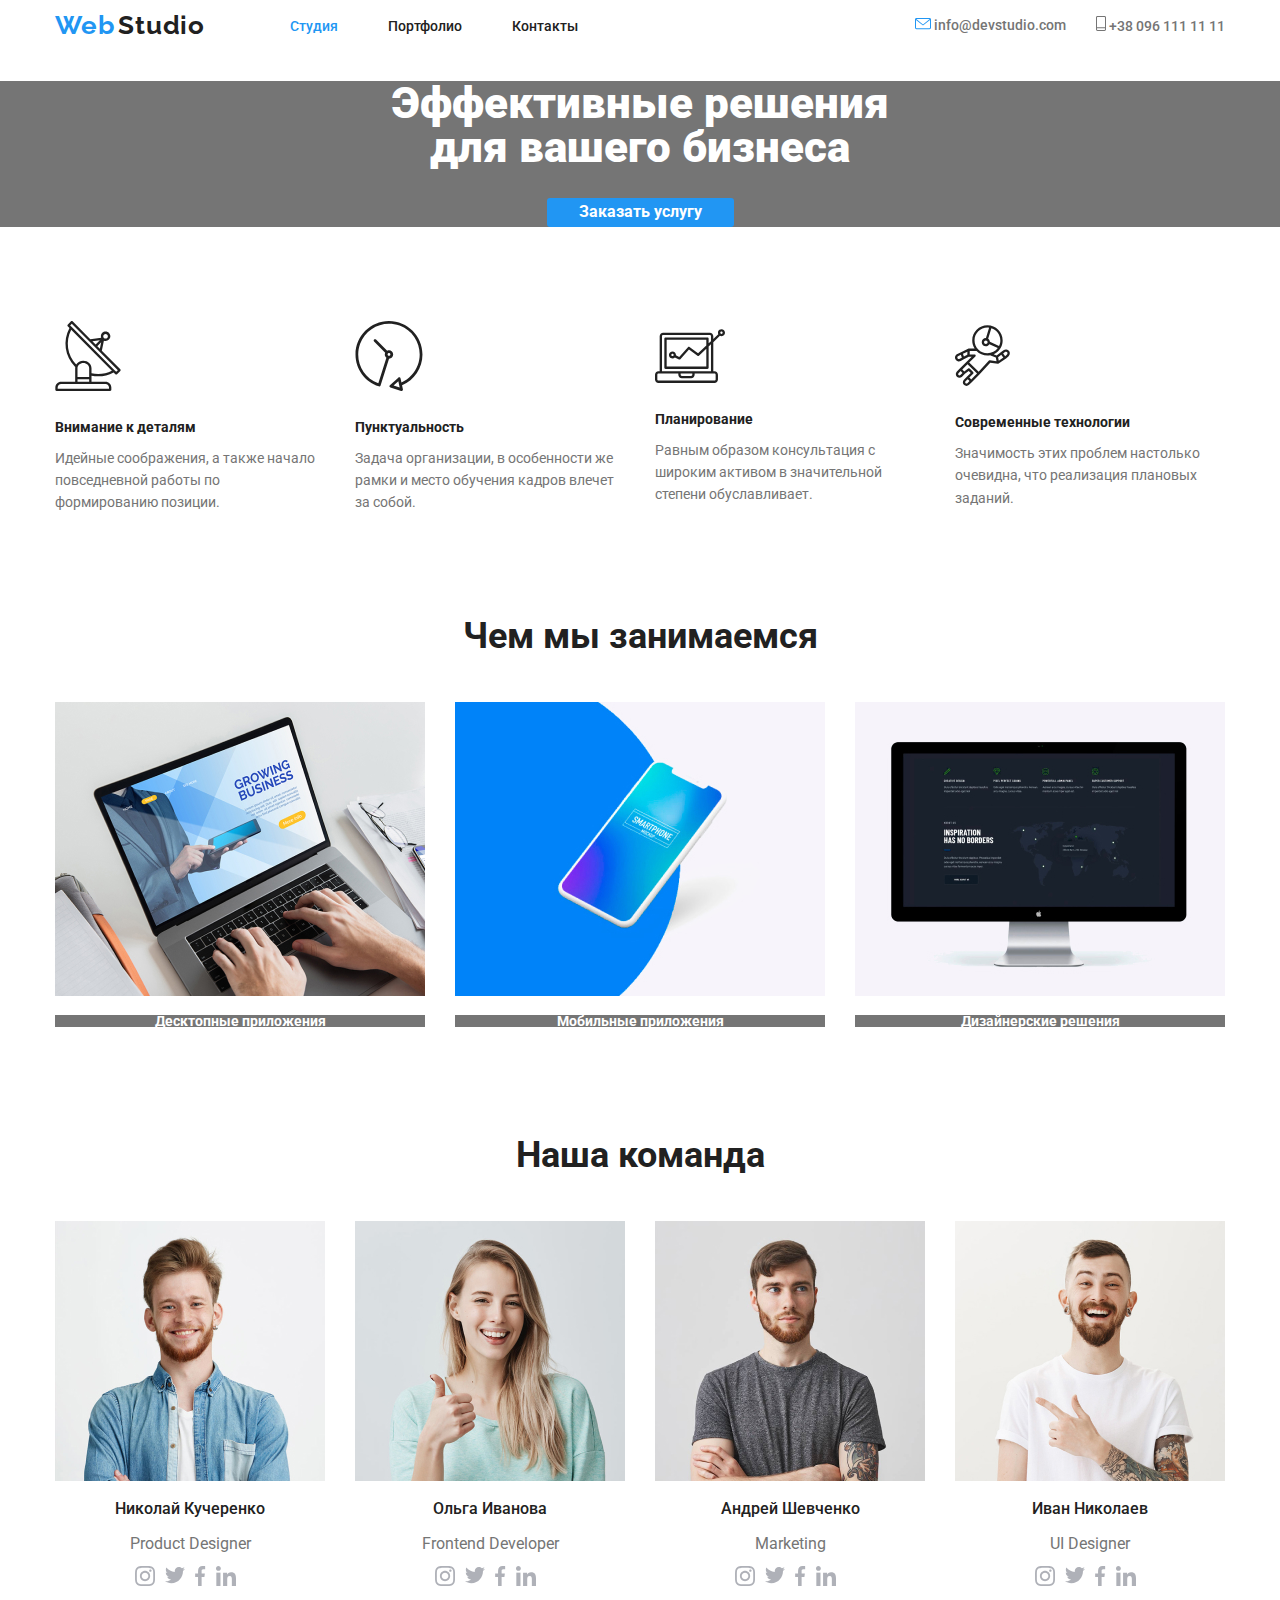
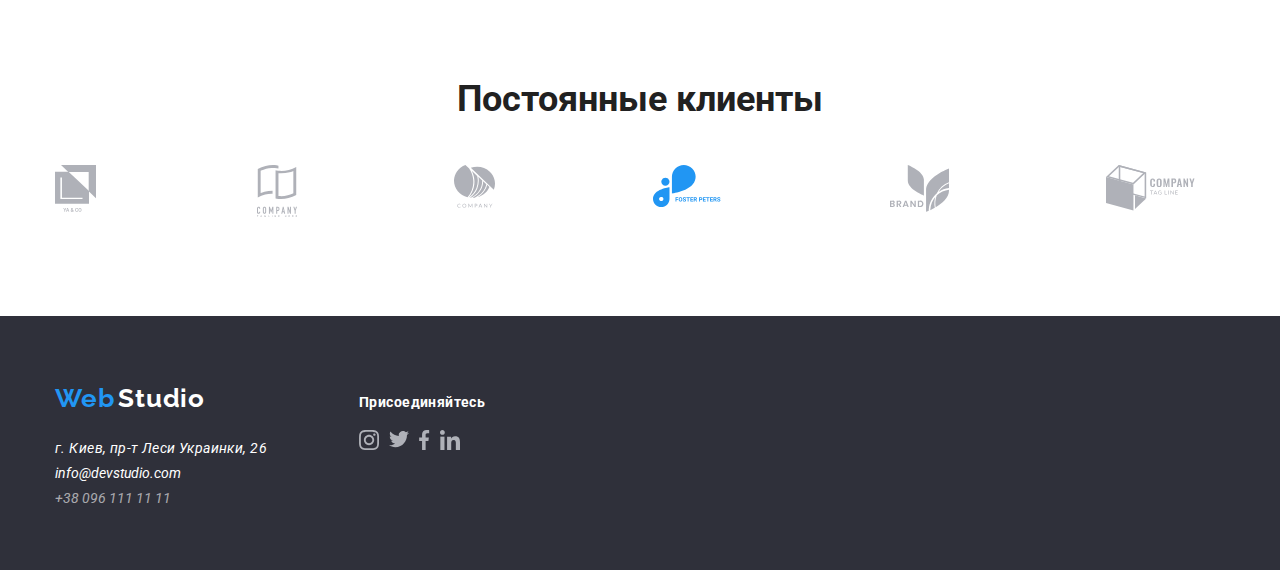
<file: index.html>
<!DOCTYPE html>
<html lang="ru">
<head>
    <meta charset="UTF-8">
    <meta name="viewport" content="width=device-width, initial-scale=1.0">
    <title>Web Studio</title>
    <link href="https://fonts.googleapis.com/css2?family=Raleway:wght@700&family=Roboto:wght@400;500;700;900&display=swap" rel="stylesheet">
    <link rel="stylesheet" href="./css/normalize.css">
    <link rel="stylesheet" href="./css/style.css">


</head>
<body>
    <!--Шапка-->
  <header class="header-page">
      <div class="conteiner">
         <nav class="main-nav">
            <a class="logo" href="./index.html"><span class="logo-web"> Web</span> <span class="logo-studio">Studio</span></a>
               <ul class="site-nav">
                   <li class="item"><a href="./index.html" class="link current">Студия</a></li>
                   <li class="item"><a href="./portfolio.html">Портфолио</a></li>
                   <li class="item"><a href="">Контакты</a></li>
               </ul>

                <ul class=" contacts-nav">
                   <li class="item"><a class="contacts-nav-meil" href="mailto:info@devstudio.com"><img src="./img/envelope.svg" alt="logo"> info@devstudio.com</a></li>
                   <li class="item"><a class="contacts-nav-tel" href="tel:+380961111111"><img src="./img/Vector.svg" alt="logo"> +38 096 111 11 11</a></li>
               </ul>
         </nav>
     </div>
   </header> 

   <!--Герой-->

   <div class="hero">
       <section class="hero-section">
           <h1 class="hero-section-title">Эффективные решения <br> для вашего бизнеса</h1>
           <a class="hero-section-button" href="">Заказать услугу</a>

       </section>
   </div>

   <section class="advantages-section">
       <div class="conteiner">
         <ul class="advantages-section-list list">
           <li class="advantages-list">
               <img class="img" src="./img/antena.svg" alt="antena">
               <h3 class="advantages-title">Внимание к деталям</h3>
               <p class="advantages-description">Идейные соображения, а также начало повседневной работы по формированию позиции.</p>
        
            </li>
           <li class="advantages-list">
               <img class="img" src="./img/clock.svg" alt="clock">
               <h3 class="advantages-title">Пунктуальность</h3>
               <p class="advantages-description">Задача организации, в особенности же рамки и место обучения кадров влечет за собой.</p>
           </li>
           <li class="advantages-list">
               <img class="img" src="./img/diagram.svg" alt="diagram">
               <h3 class="advantages-title">Планирование</h3>
               <p class="advantages-description">Равным образом консультация с широким активом в значительной степени обуславливает.</p>
           </li>
           <li class="advantages-list">
               <img class="img" src="./img/astronaut.svg" alt="astronaut">
               <h3 class="advantages-title">Современные технологии</h3>
               <p class="advantages-description">Значимость этих проблем настолько очевидна, что реализация плановых заданий.</p>
           </li>
         </ul>
     </div>
   </section>
   <!---Чем мы занимаемся-->
   <section class="work-section">
       <div class="conteiner">
         <h2 class="section-title">Чем мы занимаемся</h2>
         <ul class="work-section-list list">
           <li class="work-list">
               <img class="img" src="./img/img1.jpg" alt="Десктопные приложения" width="370">
               <h4 class="work-section-title">Десктопные приложения</h4>

           </li>
           <li class="work-list">
               <img class="img" src="./img/box.jpg" alt="Мобильные приложения" width="370">
               <h4 class="work-section-title">Мобильные приложения</h4>

           </li>
           <li class="work-list">
            <img class="img" src="./img/img2.jpg" alt="Дизайнерские решения" width="370">
            <h4 class="work-section-title">Дизайнерские решения</h4>

           </li>
         </ul>
      </div>
   </section>
   <!---Наша команда-->
   <section class="command-section">
       <div class="conteiner">
         <h2 class="section-title">Наша команда</h2>

         <ul class="command-section-list list">
           <li class="command-list">
               <img class="img" src="./img/kucherenko.jpg" alt="Николай Кучеренко" width="270">
               <h4 class="command-name">Николай Кучеренко</h4>
               <p class="description">Product Designer</p>
               <ul class="icon">
                   <li class="icon-list"><a class="linc" href=""><img src="./img/instagram2.svg" alt="instagram"></a></li>
                   <li class="icon-list"><a class="linc" href=""><img src="./img/twitter.svg" alt="twitter"></a></li>
                   <li class="icon-list"><a class="linc" href=""><img src="./img/fb.svg" alt="facebook"></a></li>
                   <li class="icon-list"><a class="linc" href=""><img src="./img/ld.svg" alt="in"></a></li>
              </ul>
           </li>


           <li class="command-list">
               <img class="img" src="./img/ivanova.jpg" alt="Ольга Иванова" width="270">
               <h4 class="command-name">Ольга Иванова</h4>
               <p class="description">Frontend Developer</p>
              <ul class="icon">
                  <li class="icon-list"><a class="linc" href=""><img src="./img/instagram2.svg" alt="instagram"></a></li>
                  <li class="icon-list"><a class="linc" href=""><img src="./img/twitter.svg" alt="twitter"></a></li>
                  <li class="icon-list"><a class="linc" href=""><img src="./img/fb.svg" alt="facebook"></a></li>
                  <li class="icon-list"><a class="linc" href=""><img src="./img/ld.svg" alt="in"></a></li>
              </ul>
          </li>

           <li class="command-list">
               <img class="img" src="./img/shevchenko.jpg" alt="Андрей Шевченко" width="270">
               <h4 class="command-name">Андрей Шевченко</h4>
               <p class="description">Marketing</p>
               <ul class="icon">
                   <li class="icon-list"><a class="linc" href=""><img src="./img/instagram2.svg" alt="instagram"></a></li>
                   <li class="icon-list"><a class="linc" href=""><img src="./img/twitter.svg" alt="twitter"></a></li>
                   <li class="icon-list"><a class="linc" href=""><img src="./img/fb.svg" alt="facebook"></a></li>
                   <li class="icon-list"><a class="linc" href=""><img src="./img/ld.svg" alt="in"></a></li>
              </ul>
           </li>

           <li class="command-list">
               <img class="img" src="./img/nikolaev.jpg" alt="Иван Николаев" width="270">
               <h4 class="command-name">Иван Николаев</h4>
               <p class="description">UI Designer</p>
               <ul class="icon">
                   <li class="icon-list"><a class="linc" href=""><img src="./img/instagram2.svg" alt="instagram"></a></li>
                   <li class="icon-list"><a class="linc" href=""><img src="./img/twitter.svg" alt="twitter"></a></li>
                   <li class="icon-list"><a class="linc" href=""><img src="./img/fb.svg" alt="facebook"></a></li>
                   <li class="icon-list"><a class="linc" href=""><img src="./img/ld.svg" alt="in"></a></li>
              </ul>
           </li>
         </ul>
       </div>
   </section>
   <!---Постоянные клиенты-->
   <section class="client-section">
       <div class="conteiner">
         <h2 class="section-title">Постоянные клиенты</h2>
         <ul class="client-section-list">
           <li class="client"><a class="linc" href=""><img src="./img/logo1.svg" alt="1"></a></li>
           <li class="client"><a class="linc" href=""><img src="./img/logo2.svg" alt="2"></a></li>
           <li class="client"><a class="linc" href=""><img src="./img/logo3.svg" alt="3"></a></li>
           <li class="client"><a class="linc" href=""><img src="./img/logo4.svg" alt="4"></a></li>
           <li class="client"><a class="linc" href=""><img src="./img/logo5.svg" alt="5"></a></li>
           <li class="client"><a class="linc" href=""><img src="./img/logo6.svg" alt="6"></a></li>
         </ul>
     </div>

   </section>
   <!---Подвал-->
   <footer class="footer">
       <div class="conteiner-footer">
           <div class="flex">
           <div class="element">
              <a class="logo" href="./index.html"><span class="logo-web"> Web</span> <span class="logo-studio-footer">Studio</span></a>

             <address class="address-footer">
                 <span class="address">г. Киев, пр-т Леси Украинки, 26</span> <br>
                 <a class="contacts-footer-meil" href="mailto:info@devstudio.com">info@devstudio.com</a> <br>
                 <a class="contacts-footer-tel" href="tel:+380961111111">+38 096 111 11 11</a>
             </address>
            </div>
    
              <!---Присоединяйтесь-->
         <div class="element">
              <h4 class="social-networks-title">Присоединяйтесь</h4>
              <ul class="social-networks-list">
                 <li class="icon-list"><a class="linc" href=""><img src="./img/instagram2.svg" alt="instagram"></a></li>
                 <li class="icon-list"><a class="linc" href=""><img src="./img/twitter.svg" alt="twitter"></a></li>
                 <li class="icon-list"><a class="linc" href=""><img src="./img/fb.svg" alt="facebook"></a></li>
                 <li class="icon-list"><a class="linc" href=""><img src="./img/ld.svg" alt="in"></a></li>
             </ul>
            </div>
        </div>
     </div>

   </footer>
</body>
</html>
</file>
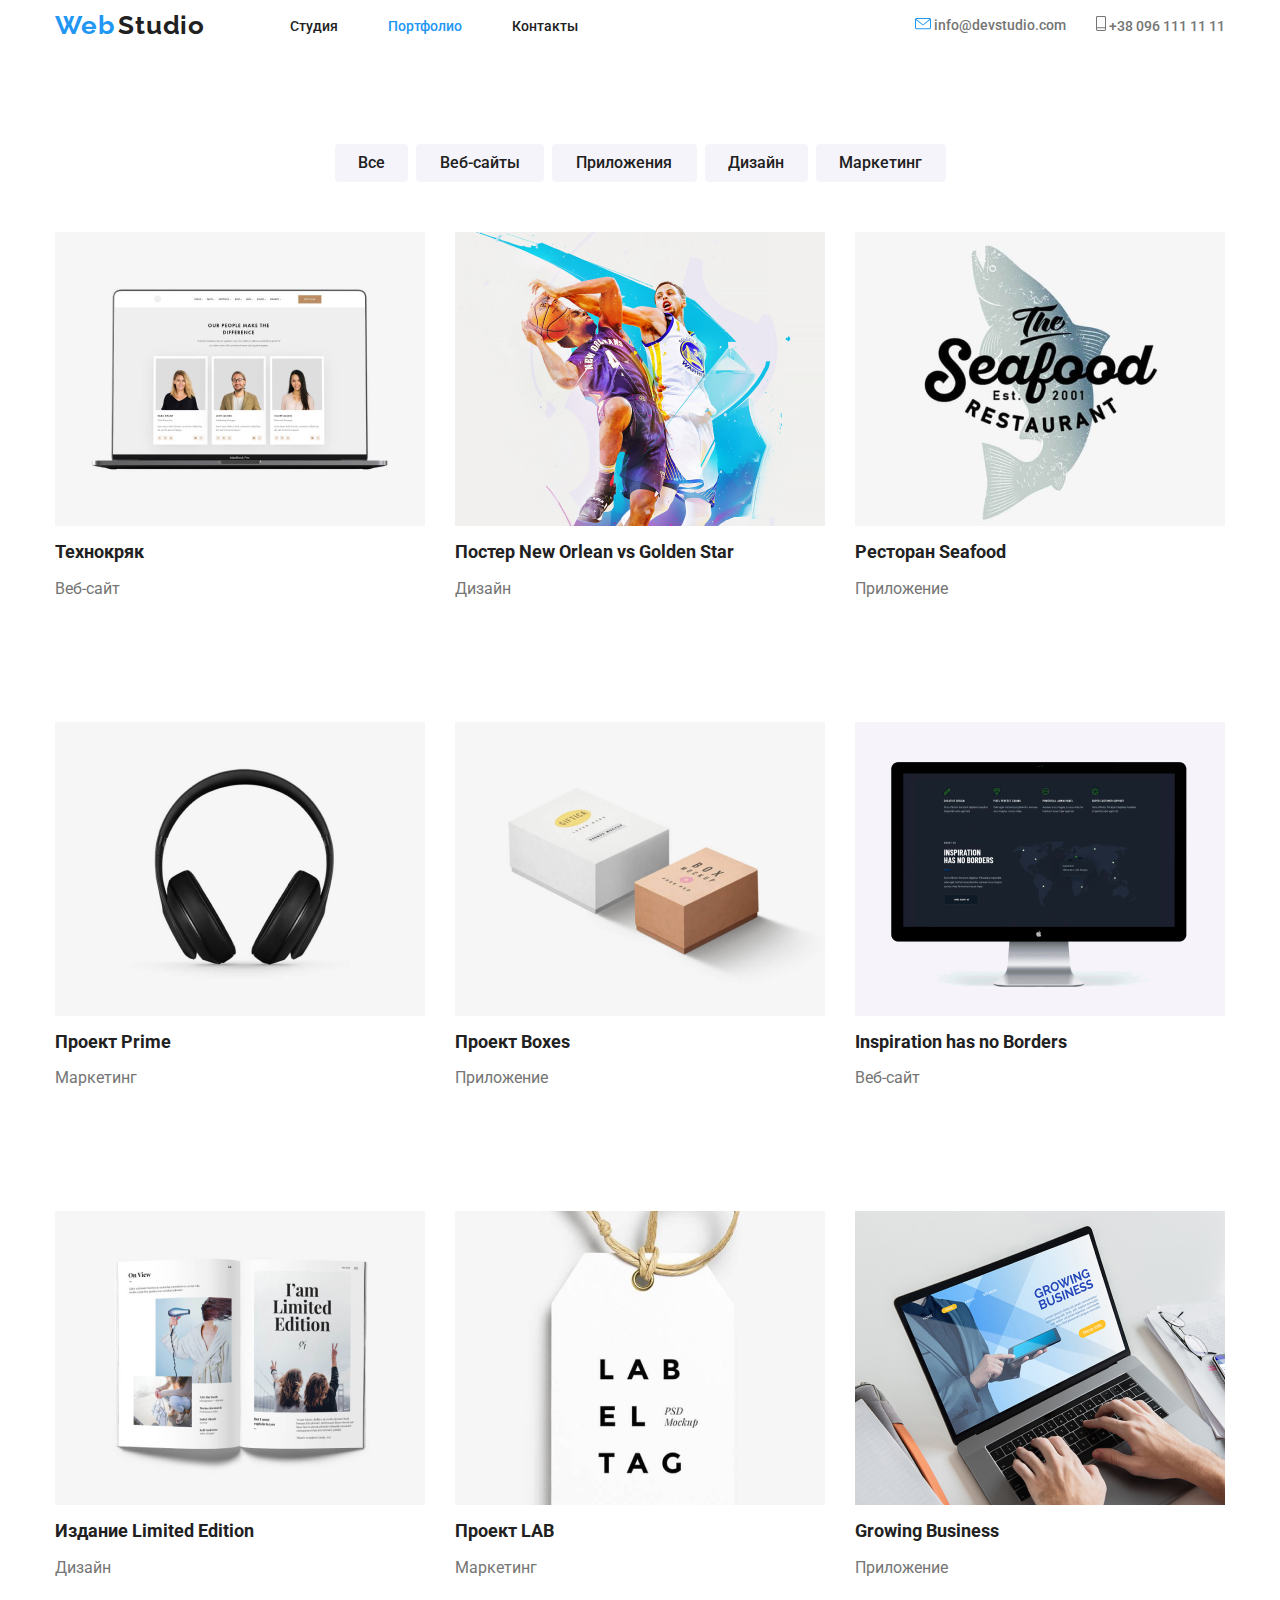
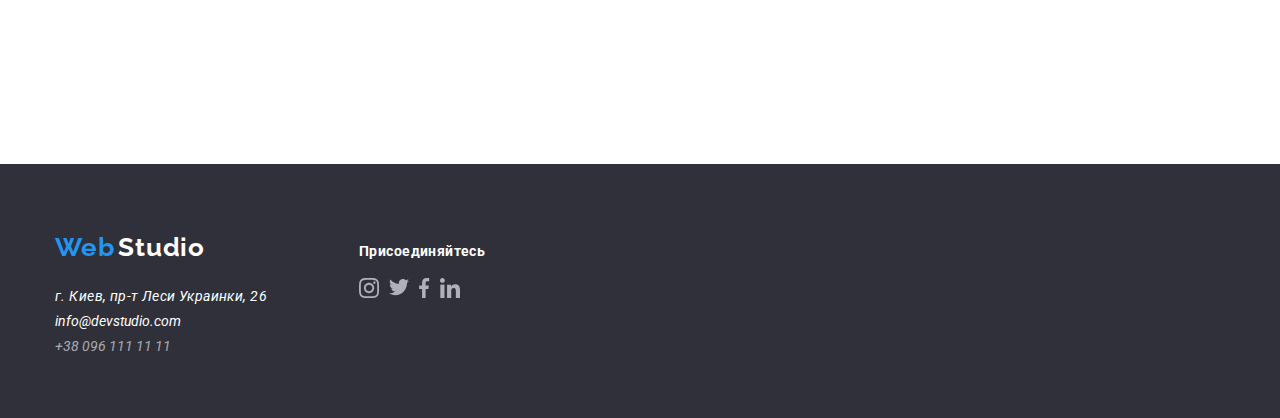
<file: portfolio.html>
<!DOCTYPE html>
<html lang="ru">
<head>
    <meta charset="UTF-8">
    <meta name="viewport" content="width=device-width, initial-scale=1.0">
    <title>Web Studio</title>
    <link href="https://fonts.googleapis.com/css2?family=Raleway:wght@700&family=Roboto:wght@400;500;700;900&display=swap" rel="stylesheet">
    <link rel="stylesheet" href="./css/normalize.css">
    <link rel="stylesheet" href="./css/style.css">
</head>
<body>
    <!--Шапка-->
  <header class="header-page">
      <div class="conteiner">
         <nav class="main-nav">
            <a class="logo" href="./index.html"><span class="logo-web"> Web</span> <span class="logo-studio">Studio</span></a>
               <ul class="site-nav">
                   <li class="item"><a href="./index.html" >Студия</a></li>
                   <li class="item"><a href="./portfolio.html" class="link current">Портфолио</a></li>
                   <li class="item"><a href="">Контакты</a></li>
               </ul>

                <ul class=" contacts-nav">
                   <li class="item"><a class="contacts-nav-meil" href="mailto:info@devstudio.com"><img src="./img/envelope.svg" alt="logo"> info@devstudio.com</a></li>
                   <li class="item"><a class="contacts-nav-tel" href="tel:+380961111111"><img src="./img/Vector.svg" alt="logo"> +38 096 111 11 11</a></li>
               </ul>
         </nav>
     </div>
   </header> 

<!--main conteiner-->
     <main>
         <div class="conteiner">
             <ul class="btn">
                 <li class="btn-element"><button class="button all" type="button">Все</button></li>
                 <li class="btn-element"><button class="button web" type="button">Веб-сайты</button></li>
                 <li class="btn-element"><button class="button app" type="button">Приложения</button></li>
                 <li class="btn-element" ><button class="button desing" type="button">Дизайн</button></li>
                 <li class="btn-element"><button class="button marketing" type="button">Маркетинг</button></li>
             </ul>

               <ul class="galery">
                   <li class="galery-element">
                      <a href=""><img class="img" src="./img/portfolio/tehnokryak.jpg" alt="Технокряк" width="370">
                      <h2 class="galery-title">Технокряк</h2>
                      <p class="galery-description">Веб-сайт</p>
                      <p class="description-text">Технокряк это современная площадка распространения коронавируса. Компании используют эту платформу для цифрового шпионажа и атак на защищённые сервера конкурентов.</p></a>
                   </li>

                   <li class="galery-element">
                      <a href=""><img class="img" src="./img/portfolio/new-orlean.jpg" alt="Постер New Orlean vs Golden Star" width="370">
                      <h2 class="galery-title">Постер New Orlean vs Golden Star</h2>
                      <p class="galery-description">Дизайн</p>
                      <p class="description-text">Технокряк это современная площадка распространения коронавируса. Компании используют эту платформу для цифрового шпионажа и атак на защищённые сервера конкурентов.</p></a>
                   </li>
                   <li class="galery-element">
                      <a href=""><img class="img" src="./img/portfolio/seafood.jpg" alt="Ресторан Seafood" width="370">
                      <h2 class="galery-title">Ресторан Seafood</h2>
                      <p class="galery-description">Приложение</p>
                      <p class="description-text">Технокряк это современная площадка распространения коронавируса. Компании используют эту платформу для цифрового шпионажа и атак на защищённые сервера конкурентов.</p></a>
                  </li>

                   <li class="galery-element">
                      <a href=""><img class="img" src="./img/portfolio/prime.jpg" alt="Проект Prime" width="370">
                      <h2 class="galery-title">Проект Prime</h2>
                      <p class="galery-description">Маркетинг</p>
                      <p class="description-text">Технокряк это современная площадка распространения коронавируса. Компании используют эту платформу для цифрового шпионажа и атак на защищённые сервера конкурентов.</p></a>
                  </li>

                   <li class="galery-element">
                     <a href=""><img class="img" src="./img/portfolio/boxes.jpg" alt="Проект Boxes" width="370">
                     <h2 class="galery-title">Проект Boxes</h2>
                     <p class="galery-description">Приложение</p>
                     <p class="description-text">Технокряк это современная площадка распространения коронавируса. Компании используют эту платформу для цифрового шпионажа и атак на защищённые сервера конкурентов.</p></a>
                  </li>

                   <li class="galery-element">
                     <a href=""><img class="img" src="./img/portfolio/inspiration.jpg" alt="Inspiration has no Borders" width="370">
                     <h2 class="galery-title">Inspiration has no Borders</h2>
                     <p class="galery-description">Веб-сайт</p>
                     <p class="description-text">Технокряк это современная площадка распространения коронавируса. Компании используют эту платформу для цифрового шпионажа и атак на защищённые сервера конкурентов.</p></a>
                  </li>

                  <li class="galery-element">
                     <a href=""><img class="img" src="./img/portfolio/limited.jpg" alt="Издание Limited Edition" width="370">
                     <h2 class="galery-title">Издание Limited Edition</h2>
                     <p class="galery-description">Дизайн</p>
                     <p class="description-text">Технокряк это современная площадка распространения коронавируса. Компании используют эту платформу для цифрового шпионажа и атак на защищённые сервера конкурентов.</p></a>
                 </li>

                 <li class="galery-element">
                     <a href=""><img class="img" src="./img/portfolio/lab.jpg" alt="Проект LAB" width="370">
                     <h2 class="galery-title">Проект LAB</h2>
                     <p class="galery-description">Маркетинг</p>
                     <p class="description-text">Технокряк это современная площадка распространения коронавируса. Компании используют эту платформу для цифрового шпионажа и атак на защищённые сервера конкурентов.</p></a>
                 </li>

                  <li class="galery-element">
                     <a href=""><img class="img" src="./img/portfolio/growing.jpg" alt="Growing Business" width="370">
                     <h2 class="galery-title">Growing Business</h2>
                     <p class="galery-description">Приложение</p>
                     <p class="description-text">Технокряк это современная площадка распространения коронавируса. Компании используют эту платформу для цифрового шпионажа и атак на защищённые сервера конкурентов.</p></a>
                  </li>
              </ul>
          </div>
     </main>

      <!---Подвал-->
   <footer class="footer">
    <div class="conteiner-footer">
        <div class="flex">
        <div class="element">
           <a class="logo" href="./index.html"><span class="logo-web"> Web</span> <span class="logo-studio-footer">Studio</span></a>

          <address class="address-footer">
              <span class="address">г. Киев, пр-т Леси Украинки, 26</span> <br>
              <a class="contacts-footer-meil" href="mailto:info@devstudio.com">info@devstudio.com</a> <br>
              <a class="contacts-footer-tel" href="tel:+380961111111">+38 096 111 11 11</a>
          </address>
         </div>
 
           <!---Присоединяйтесь-->
      <div class="element">
           <h4 class="social-networks-title">Присоединяйтесь</h4>
           <ul class="social-networks-list">
              <li class="icon-list"><a class="linc" href=""><img src="./img/instagram2.svg" alt="instagram"></a></li>
              <li class="icon-list"><a class="linc" href=""><img src="./img/twitter.svg" alt="twitter"></a></li>
              <li class="icon-list"><a class="linc" href=""><img src="./img/fb.svg" alt="facebook"></a></li>
              <li class="icon-list"><a class="linc" href=""><img src="./img/ld.svg" alt="in"></a></li>
          </ul>
         </div>
     </div>
  </div>

</footer>
</body>
</html>
</file>
<file: css/style.css>
/*Основной цвет текста #212121 */ 
/*Вторичный цвет текста #757575 */
/*Белый цвет текста #FFFFFF */
/*Акцент #2196F3 */
:root{
    --main-text-color:#212121;
    --secondary-text-color:#757575;
    --white-text-color:#FFFFFF;
    --accent-text-color:#2196F3;
}


body{
    font-family: Roboto,sans-serif;
    color:var(--main-text-color);
    background-color:white;
}

.conteiner{
    width: 1200px;
    box-sizing: border-box;
    margin-left: auto;
    margin-right: auto;
    background-color:white;
    padding-left: 15px;
    padding-right: 15px;
}

.conteiner-footer{
    width: 1200px;
    box-sizing: border-box;
    margin-left: auto;
    margin-right: auto;
    background-color:#2F303A;
    padding-left: 15px;
    padding-right: 15px;  
}

.list{
    padding: 0;
    margin: 0;
}

li{
    list-style:none;
}


.logo-web{
    color:var(--accent-text-color);
    font-family: Raleway;
    font-style: normal;
    font-weight: bold;
    font-size: 26px;
    line-height: 1.2;
    letter-spacing: 0.03em;
}

.logo-studio{
    color:var(--main-text-color); 
    font-family: Raleway;
    font-style: normal;
    font-weight: bold;
    font-size: 26px;
    line-height: 1.2;
    letter-spacing: 0.03em;
    margin-right: 85px;
    
    
}

.logo-studio-footer{
    color:var(--white-text-color); 
    font-family: Raleway;
    font-style: normal;
    font-weight: bold;
    font-size: 26px;
    line-height: 31px;
    margin-right: 85px; 
    letter-spacing: 0.03em;
}

.logo-studio-footer:hover{
    color:var(--accent-text-color);
}


.logo-studio:hover{
    color:var(--accent-text-color);
}



.logo:focus{
    color:var(--accent-text-color);
}

.site-nav >li>a{
    color:var(--main-text-color);
    font-weight: 500;
    font-size: 14px;
    line-height: 0.85;
    
}

.site-nav>li>a:hover{
    color:var(--accent-text-color);
}

.site-nav>li>a:focus{
    color:var(--accent-text-color);

}


.site-nav{
    display: flex;
}

.site-nav .item:last-child{
margin-right: 0;
}

.main-nav{
    display: flex;
    align-items: center;
}

.contacts-nav{
    margin-left: auto;
}

.contacts-nav .item{
    margin-right: 30px;
}

.contacts-nav .item:last-child{
    margin-right: 0;
}

ul {
    padding-inline-start: 0px;
}

a{
    text-decoration: none;
}

.contacts-nav{
    display: flex;
}

.site-nav .item{
    margin-right: 50px;
    padding: 0px;
}
.link.current{
    color:var(--accent-text-color);
}

.contacts-nav>li>a{
    color:var(--secondary-text-color);
    font-weight: 500;
    font-size: 14px;
    line-height: 0.85;
}

.contacts-nav>li>a:hover{
    color:var(--accent-text-color);
}

.contacts-nav>li>a:focus{
    color:var(--accent-text-color);
}

.hero-section{
    text-align: center;
    background-color: #757575;
}

.hero-section-title{
 color:var(--white-text-color);
 font-weight: 900;
 font-size: 44px;
 line-height: 1;
}

.hero-section-button{
 display: inline-block;
 padding: 10px 32px;
 border-radius: 3px;
 color:var(--white-text-color);
 font-weight: bold;
 font-size: 16px;
 line-height: 0.53;
 background-color:var(--accent-text-color);
}

.hero-section-button:hover{
    color:var(--accent-text-color);
    background-color:var(--white-text-color);  
}

.hero-section-button:focus{
    color:var(--accent-text-color);
    background-color:var(--white-text-color);  
}

.advantages-title{
 margin-top: 30px;
 font-weight: bold;
 font-size: 14px;
 line-height: 0.86;

}

.advantages-section-list{
    display: flex;
    margin-top: 94px;
    align-items: center;
    margin-bottom: 0px;
    justify-content: space-between;

}

.advantages-list{
    width: 270px;
    margin-right: 30px;
}

.advantages-list:last-child{
    margin-right: 0px;
}

.advantages-description{
 color:var(--secondary-text-color);
 font-weight: normal;  
 font-size: 14px;
 line-height: 1.58;
 margin-top: 10px;
}



.section-title{
 font-weight: bold;   
 font-size: 36px;
 line-height: 0.86;
 text-align: center;
 margin-top: 94px;
 margin-bottom: 50px;
}

.work-section-list{
    display: flex;
    justify-content: space-between;
}

.work-list{
    width: 370px;
    margin-right: 30px;
}

.work-list:last-child{
    margin-right: 0px;
}

.work-section-title{
 color:var(--white-text-color);
 font-weight: bold;
 font-size: 14px;
 line-height: 0.88;
 text-align: center;
 background-color: #757575;
}

.command-section-list{
    display: flex;
    justify-content: space-between;
}

.icon{
    display: flex;
    justify-content: center;
}

.icon-list{
    margin-right: 10px;
}

.command-name{
 font-style: normal;
 font-weight: 500;
 font-size: 16px;
 line-height: 0.84;
 text-align: center;
}

.description{
 color:var(--secondary-text-color);   
 font-weight: normal;
 font-size: 16px;
 line-height: 0.84;
 text-align: center;
}

.client-section-list{
    display: flex;
    justify-content: space-between;
}

.client{
    margin-right: 30px;
}

.address{
    color:var(--white-text-color);
    font-weight: normal;
    font-size: 14px;
    line-height: 1.58;
    letter-spacing: 0.03em;
}

.social-networks-list{
    display: flex;
}

.social-networks-title{
color:var(--white-text-color); 
font-style: normal;
font-weight: bold;
font-size: 14px;
line-height: 1.2;
letter-spacing: 0.03em;
}

.footer{
    margin-top: 94px;
    background-color: #2F303A;
}

.flex{
    display: flex;
    align-items: baseline;
}

.element{
    
    margin-right: 69px;
    margin-top: 60px;
    margin-bottom: 60px;
}

.address-footer{
    margin-top: 20px;
    line-height: 25px;
}



.contacts-footer-meil{
    color:var(--white-text-color);
    font-weight: normal;
    font-size: 14px;
    line-height: 1.2;
}

.contacts-footer-tel{
    color: rgba(255, 255, 255, 0.6);
    font-weight: normal;
    font-size: 14px;
    line-height: 1.2;
}

.btn{
    display: flex;
    justify-content: center;
    margin-top: 93px;
    margin-bottom: 50px;
}

.btn-element{
    margin-right: 8px;
    
    
}
.btn-element:last-child{
    margin-right: 0px;
}

.galery{
display: flex;
flex-wrap: wrap;
}

.galery-element{
width: 370px;
margin-right: 30px;
margin-bottom: 30px;
}

.galery-element:nth-child(3n){
margin-right: 0px;
}

.galery-element:nth-last-child(-n+3){
    margin-bottom: 0px;
}

.galery-title{
 color:var(--main-text-color);
 font-weight: bold;
 font-size: 18px;
 line-height: 1.2;
}

.galery-description{
 color:var(--secondary-text-color);   
 font-weight: normal;
 font-size: 16px;
 line-height: 1.2;
}

.description-text{
 color:var(--white-text-color);   
 font-weight: normal;
 font-size: 18px;
 line-height: 0.64;
}

.button{
 background: #F5F4FA;
 color:var(--main-text-color);
 text-align: center; 
 padding-top: 6px; 
 padding-left: 22px;
 padding-right: 22px;
 padding-bottom: 6px;
 border: none;
 border-radius: 4px;
 font-weight: 500;
 font-size: 16px;
 line-height: 0.62;
}
.all{
width: 73px;
height: 38px;
left: 495px;
top: 174px;
}

.web{
width: 128px;
height: 38px;
left: 576px;
top: 174px;
}
.app{
width: 145px;
height: 38px;
left: 712px;
top: 174px;
}

.desing{
width: 103px;
height: 38px;
left: 865px;
top: 174px;
}

.marketing{
width: 130px;
height: 38px;
left: 976px;
top: 174px;
}


.button:hover{
  background:var(--accent-text-color);
  color:var(--white-text-color); 
  font-weight: 500;
  font-size: 16px;
  line-height: 0.62;
}

 .button:focus{
   background:var(--accent-text-color);
   color:var(--white-text-color); 
   font-weight: 500;
   font-size: 16px;
   line-height: 0.62;
}
.img{
    display: block;
}
</file>
